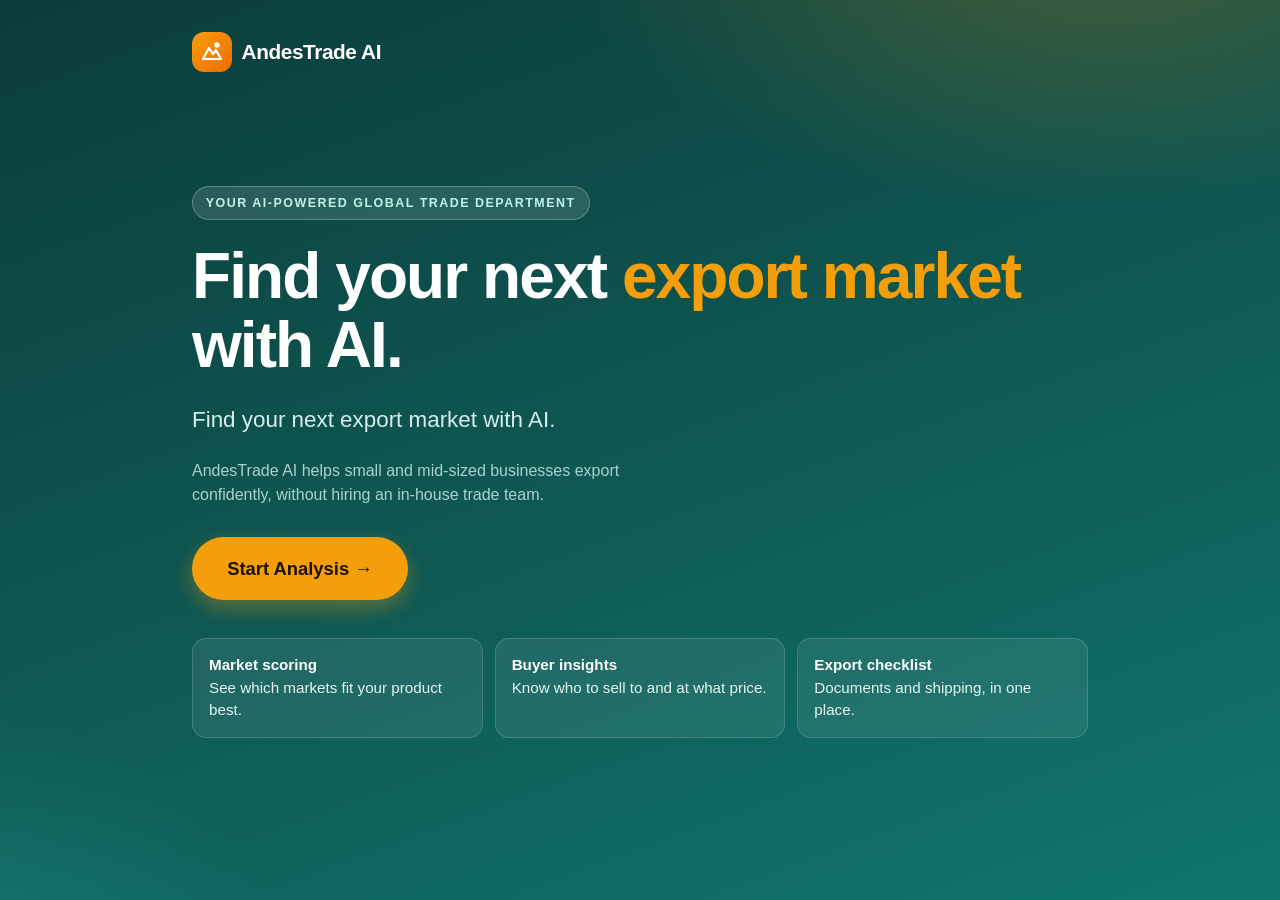
<file: index.html>
<!DOCTYPE html>
<html lang="en">
<head>
<meta charset="UTF-8">
<meta name="viewport" content="width=device-width, initial-scale=1">
<meta name="theme-color" content="#0b3d3a">
<title>AndesTrade AI – Your AI-Powered Global Trade Department</title>
<style>
  :root{
    --ink:#10201f;
    --muted:#5b6b6a;
    --bg:#f4f7f6;
    --card:#ffffff;
    --brand:#0f766e;
    --brand-dark:#0b3d3a;
    --accent:#f59e0b;
    --line:#dbe5e3;
    --danger:#d62828;
    --ok:#15803d;
    --radius:16px;
    --shadow:0 10px 30px rgba(11,61,58,.12);
  }
  *{box-sizing:border-box;margin:0;padding:0}
  html{-webkit-text-size-adjust:100%}
  body{
    font-family:-apple-system,BlinkMacSystemFont,"Segoe UI",Roboto,Helvetica,Arial,sans-serif;
    color:var(--ink);background:var(--bg);line-height:1.5;min-height:100vh;
  }
  .screen{display:none;min-height:100vh;width:100%}
  .screen.active{display:block;animation:fadeUp .45s ease both}
  @keyframes fadeUp{from{opacity:0;transform:translateY(14px)}to{opacity:1;transform:none}}

  /* Buttons */
  .btn{
    display:inline-flex;align-items:center;justify-content:center;gap:.5rem;
    border:0;cursor:pointer;font:inherit;font-weight:700;
    padding:.95rem 1.6rem;border-radius:999px;transition:transform .15s,box-shadow .15s,background .15s;
    min-height:48px;
  }
  .btn:active{transform:scale(.97)}
  .btn-primary{background:var(--accent);color:#1b1300;box-shadow:0 8px 20px rgba(245,158,11,.35)}
  .btn-primary:hover{background:#fbb02d}
  .btn-brand{background:var(--brand);color:#fff;box-shadow:0 8px 20px rgba(15,118,110,.3)}
  .btn-brand:hover{background:#0d6a63}
  .btn-ghost{background:#fff;color:var(--brand-dark);border:2px solid var(--line)}
  .btn-ghost:hover{border-color:var(--brand)}
  .btn-lg{font-size:1.15rem;padding:1.1rem 2.2rem}
  .btn:focus-visible,input:focus-visible{outline:3px solid rgba(15,118,110,.45);outline-offset:2px}

  /* Logo */
  .logo{display:inline-flex;align-items:center;gap:.6rem;font-weight:800;letter-spacing:-.02em}
  .logo-mark{
    width:40px;height:40px;border-radius:12px;display:grid;place-items:center;
    background:linear-gradient(135deg,var(--accent),#ef6c00);color:#fff;
  }
  .logo-mark svg{width:24px;height:24px}

  /* Screen 1 – Hero */
  #screen-welcome{
    background:
      radial-gradient(900px 500px at 85% -10%,rgba(245,158,11,.25),transparent 60%),
      radial-gradient(700px 500px at -10% 110%,rgba(45,212,191,.22),transparent 60%),
      linear-gradient(160deg,#0b3d3a 0%,#0f5a55 55%,#0f766e 100%);
    color:#fff;
  }
  .hero{
    max-width:960px;margin:0 auto;min-height:100vh;padding:1.5rem 1.25rem 2.5rem;
    display:flex;flex-direction:column;
  }
  .hero .logo{font-size:1.3rem;color:#fff}
  .hero-body{flex:1;display:flex;flex-direction:column;justify-content:center;gap:1.4rem;padding:2rem 0}
  .eyebrow{
    align-self:flex-start;font-size:.78rem;font-weight:700;letter-spacing:.12em;text-transform:uppercase;
    background:rgba(255,255,255,.12);border:1px solid rgba(255,255,255,.25);
    padding:.4rem .8rem;border-radius:999px;color:#bff3ea;
  }
  .hero h1{font-size:clamp(2.2rem,8vw,4rem);line-height:1.08;letter-spacing:-.03em;font-weight:800}
  .hero h1 span{color:var(--accent)}
  .hero .tagline{font-size:clamp(1.05rem,3.4vw,1.4rem);color:#d6efeb;max-width:34ch}
  .hero .sub{color:#a9d4ce;max-width:52ch;font-size:1rem}
  .hero-cta{display:flex;flex-direction:column;gap:.9rem;align-items:flex-start;margin-top:.5rem}
  .hero-points{display:grid;gap:.75rem;grid-template-columns:1fr;margin-top:1rem}
  .hero-points div{
    background:rgba(255,255,255,.08);border:1px solid rgba(255,255,255,.15);
    border-radius:14px;padding:.9rem 1rem;font-size:.95rem;color:#e4f6f3;
  }
  .hero-points b{display:block;color:#fff}
  @media(min-width:700px){
    .hero{padding:2rem 2rem 3rem}
    .hero-cta{flex-direction:row;align-items:center}
    .hero-points{grid-template-columns:repeat(3,1fr)}
  }

  /* Shared header + page container */
  .topbar{
    background:#fff;border-bottom:1px solid var(--line);padding:.8rem 1.25rem;
    display:flex;align-items:center;justify-content:space-between;position:sticky;top:0;z-index:5;
  }
  .topbar .logo{font-size:1.05rem;color:var(--brand-dark)}
  .topbar .logo-mark{width:34px;height:34px;border-radius:10px}
  .step{font-size:.8rem;color:var(--muted);font-weight:600}
  .page{max-width:720px;margin:0 auto;padding:1.5rem 1.25rem 3rem}
  .card{background:var(--card);border-radius:var(--radius);box-shadow:var(--shadow);padding:1.4rem}
  .page h2{font-size:clamp(1.5rem,5vw,2rem);letter-spacing:-.02em;line-height:1.2}
  .lead{color:var(--muted);margin:.4rem 0 1.4rem}

  /* Screen 2 – Form */
  .field{margin-bottom:1.1rem}
  label{display:block;font-weight:700;font-size:.92rem;margin-bottom:.4rem}
  input[type=text]{
    width:100%;font:inherit;font-size:1rem;padding:.9rem 1rem;border:2px solid var(--line);
    border-radius:12px;background:#fbfdfc;transition:border-color .15s,background .15s;min-height:50px;
  }
  input[type=text]:focus{border-color:var(--brand);background:#fff;outline:none}
  input.invalid{border-color:var(--danger);background:#fff6f6}
  .error{
    color:var(--danger);font-weight:600;font-size:.95rem;margin:0 0 1rem;
    background:#fff1f1;border:1px solid #f5c2c2;padding:.7rem .9rem;border-radius:10px;display:none;
  }
  .error.show{display:block;animation:shake .35s}
  @keyframes shake{25%{transform:translateX(-5px)}75%{transform:translateX(5px)}}
  .form-actions{display:flex;flex-direction:column;gap:.7rem;margin-top:.5rem}
  .form-actions .btn{width:100%}
  .back-link{
    background:none;border:0;color:var(--brand);font:inherit;font-weight:600;cursor:pointer;
    padding:.4rem 0;margin-bottom:.6rem;
  }

  /* Screen 3 – Processing */
  #screen-processing{
    background:linear-gradient(160deg,#0b3d3a,#0f766e);color:#fff;
  }
  .proc{
    min-height:100vh;display:flex;flex-direction:column;align-items:center;justify-content:center;
    text-align:center;padding:2rem 1.5rem;gap:1.2rem;
  }
  .spinner{
    width:84px;height:84px;border-radius:50%;
    border:7px solid rgba(255,255,255,.2);border-top-color:var(--accent);
    animation:spin 1s linear infinite;
  }
  @keyframes spin{to{transform:rotate(360deg)}}
  .proc h2{font-size:clamp(1.4rem,5vw,2rem);min-height:2.6em;display:flex;align-items:center}
  .proc p{color:#bfe8e2;max-width:36ch}
  .progress{width:min(380px,85vw);height:12px;background:rgba(255,255,255,.18);border-radius:999px;overflow:hidden}
  .progress i{display:block;height:100%;width:0;background:linear-gradient(90deg,var(--accent),#fde68a);border-radius:999px}
  .proc-steps{list-style:none;display:grid;gap:.35rem;font-size:.92rem;color:#a9d4ce;margin-top:.4rem}
  .proc-steps li{opacity:.4;transition:opacity .4s}
  .proc-steps li.on{opacity:1;color:#fff}

  /* Screen 4 – Report */
  .report-head{display:flex;flex-direction:column;gap:.2rem;margin-bottom:1rem}
  .chips{display:flex;flex-wrap:wrap;gap:.45rem;margin:.6rem 0 1.2rem}
  .chip{
    background:#e6f4f1;color:var(--brand-dark);font-size:.82rem;font-weight:600;
    padding:.35rem .75rem;border-radius:999px;
  }
  .score-card{
    background:linear-gradient(135deg,#0b3d3a,#0f766e);color:#fff;border-radius:var(--radius);
    padding:1.4rem;margin-bottom:1rem;box-shadow:var(--shadow);
  }
  .score-top{display:flex;align-items:baseline;justify-content:space-between;gap:1rem;flex-wrap:wrap}
  .score-top span{font-weight:600;color:#bfe8e2}
  .score-num{font-size:3rem;font-weight:800;letter-spacing:-.03em;line-height:1}
  .score-num small{font-size:1.2rem;font-weight:600;color:#bfe8e2}
  .bar{height:16px;background:rgba(255,255,255,.2);border-radius:999px;margin-top:1rem;overflow:hidden}
  .bar i{display:block;height:100%;width:0;border-radius:999px;background:linear-gradient(90deg,#fbbf24,#34d399);transition:width 1.2s cubic-bezier(.2,.8,.2,1)}
  .score-note{margin-top:.7rem;font-size:.92rem;color:#d6efeb}
  .section{background:#fff;border-radius:var(--radius);box-shadow:var(--shadow);padding:1.2rem 1.3rem;margin-bottom:1rem}
  .section h3{font-size:1.05rem;display:flex;align-items:center;gap:.5rem;margin-bottom:.6rem;color:var(--brand-dark)}
  .section h3 .ic{font-size:1.2rem}
  .section ul{list-style:none;display:grid;gap:.5rem}
  .section li{position:relative;padding-left:1.4rem}
  .section li::before{content:"";position:absolute;left:0;top:.55em;width:.55rem;height:.55rem;border-radius:50%;background:var(--accent)}
  .price{font-size:1.9rem;font-weight:800;color:var(--brand)}
  .price small{font-size:1rem;color:var(--muted);font-weight:600}
  .muted{color:var(--muted);font-size:.92rem}
  .grid2{display:grid;gap:1rem}
  @media(min-width:700px){.grid2{grid-template-columns:1fr 1fr}}
  .report-actions{display:flex;flex-direction:column;gap:.7rem;margin-top:1.2rem}
  .report-actions .btn{width:100%}
  @media(min-width:600px){.report-actions{flex-direction:row}.report-actions .btn{flex:1}}
  .success{
    display:none;margin-top:1rem;background:#ecfdf3;border:1px solid #a7e3bd;color:var(--ok);
    padding:1rem 1.1rem;border-radius:12px;font-weight:600;
  }
  .success.show{display:block;animation:fadeUp .4s both}
  .disclaimer{font-size:.78rem;color:var(--muted);text-align:center;margin-top:1.4rem}

  @media(prefers-reduced-motion:reduce){
    *{animation-duration:.01ms!important;transition-duration:.01ms!important}
  }
</style>
</head>
<body>

<!-- ============ SCREEN 1: WELCOME ============ -->
<div id="screen-welcome" class="screen active" aria-label="Welcome">
  <div class="hero">
    <div class="logo">
      <span class="logo-mark">
        <svg viewBox="0 0 24 24" fill="none" stroke="currentColor" stroke-width="2.2" stroke-linecap="round" stroke-linejoin="round" aria-hidden="true"><path d="M3 19 9 8l4 6 3-4 5 9z"/><circle cx="17" cy="5" r="1.6" fill="currentColor"/></svg>
      </span>
      AndesTrade AI
    </div>

    <div class="hero-body">
      <span class="eyebrow">Your AI-Powered Global Trade Department</span>
      <h1>Find your next <span>export market</span> with AI.</h1>
      <p class="tagline">Find your next export market with AI.</p>
      <p class="sub">AndesTrade AI helps small and mid-sized businesses export confidently, without hiring an in-house trade team.</p>
      <div class="hero-cta">
        <button class="btn btn-primary btn-lg" id="startBtn" type="button">Start Analysis &rarr;</button>
      </div>
      <div class="hero-points">
        <div><b>Market scoring</b>See which markets fit your product best.</div>
        <div><b>Buyer insights</b>Know who to sell to and at what price.</div>
        <div><b>Export checklist</b>Documents and shipping, in one place.</div>
      </div>
    </div>
  </div>
</div>

<!-- ============ SCREEN 2: PRODUCT FORM ============ -->
<div id="screen-form" class="screen" aria-label="Product information">
  <div class="topbar">
    <div class="logo"><span class="logo-mark"><svg viewBox="0 0 24 24" fill="none" stroke="currentColor" stroke-width="2.2" stroke-linecap="round" stroke-linejoin="round" aria-hidden="true"><path d="M3 19 9 8l4 6 3-4 5 9z"/></svg></span>AndesTrade AI</div>
    <span class="step">Step 1 of 3</span>
  </div>
  <div class="page">
    <button class="back-link" type="button" id="backToWelcome">&larr; Back</button>
    <h2>Tell us about your product</h2>
    <p class="lead">We'll use this to build your export opportunity report.</p>

    <form id="productForm" class="card" novalidate>
      <div class="field">
        <label for="productName">Product Name</label>
        <input type="text" id="productName" name="productName" value="Premium Dark Chocolate" autocomplete="off" required>
      </div>
      <div class="field">
        <label for="productCategory">Product Category</label>
        <input type="text" id="productCategory" name="productCategory" value="Food Products" autocomplete="off" required>
      </div>
      <div class="field">
        <label for="countryOrigin">Country of Origin</label>
        <input type="text" id="countryOrigin" name="countryOrigin" value="Peru" autocomplete="off" required>
      </div>
      <div class="field">
        <label for="targetMarket">Target Market</label>
        <input type="text" id="targetMarket" name="targetMarket" value="United States" autocomplete="off" required>
      </div>

      <p class="error" id="formError" role="alert" aria-live="assertive">Please enter all required fields.</p>

      <div class="form-actions">
        <button class="btn btn-brand btn-lg" type="submit">Generate Analysis</button>
      </div>
    </form>
  </div>
</div>

<!-- ============ SCREEN 3: PROCESSING (SIMULATED) ============ -->
<div id="screen-processing" class="screen" aria-label="Processing">
  <div class="proc">
    <div class="spinner" aria-hidden="true"></div>
    <h2 id="procText" aria-live="polite">Analyzing market opportunities...</h2>
    <div class="progress" role="progressbar" aria-valuemin="0" aria-valuemax="100"><i id="procBar"></i></div>
    <p>Our AI is reviewing demand, competition, pricing and trade requirements.</p>
    <ul class="proc-steps" id="procSteps">
      <li>Scanning demand signals</li>
      <li>Matching buyer profiles</li>
      <li>Estimating pricing &amp; logistics</li>
    </ul>
  </div>
</div>

<!-- ============ SCREEN 4: REPORT (SIMULATED) ============ -->
<div id="screen-report" class="screen" aria-label="Export opportunity report">
  <div class="topbar">
    <div class="logo"><span class="logo-mark"><svg viewBox="0 0 24 24" fill="none" stroke="currentColor" stroke-width="2.2" stroke-linecap="round" stroke-linejoin="round" aria-hidden="true"><path d="M3 19 9 8l4 6 3-4 5 9z"/></svg></span>AndesTrade AI</div>
    <span class="step">Step 3 of 3</span>
  </div>
  <div class="page">
    <div class="report-head">
      <h2>Export Opportunity Report</h2>
      <p class="muted" id="reportSubtitle"></p>
    </div>
    <div class="chips" id="reportChips"></div>

    <div class="score-card">
      <div class="score-top">
        <span>Export Opportunity Score</span>
        <div class="score-num"><span id="scoreNum">0</span><small>/100</small></div>
      </div>
      <div class="bar" role="progressbar" aria-valuemin="0" aria-valuemax="100" aria-valuenow="87"><i id="scoreBar"></i></div>
      <p class="score-note" id="scoreNote"></p>
    </div>

    <div class="section">
      <h3><span class="ic">🎯</span> Recommended Customer Segments</h3>
      <ul>
        <li>Specialty retail stores</li>
        <li>Gourmet supermarkets</li>
        <li>Online premium food retailers</li>
      </ul>
    </div>

    <div class="section">
      <h3><span class="ic">💲</span> Suggested Retail Pricing</h3>
      <div class="price">$6&ndash;8 <small id="priceUnit">per bar</small></div>
      <p class="muted" id="priceNote"></p>
    </div>

    <div class="grid2">
      <div class="section">
        <h3><span class="ic">🤝</span> Potential Distributors / Buyer Types</h3>
        <ul>
          <li>Specialty food importers</li>
          <li>Gourmet &amp; natural-food distributors</li>
          <li>Premium e-commerce marketplaces</li>
          <li>Boutique and independent grocers</li>
        </ul>
      </div>
      <div class="section">
        <h3><span class="ic">🚢</span> Shipping Recommendations</h3>
        <ul>
          <li>Start with air freight or LCL sea freight for first orders</li>
          <li>Move to full-container sea freight as volumes grow</li>
          <li>Use temperature-controlled packaging if the product is heat-sensitive</li>
          <li>Quote on Incoterms such as FOB or CIF to keep costs clear</li>
        </ul>
      </div>
    </div>

    <div class="section">
      <h3><span class="ic">📄</span> Required Documentation</h3>
      <ul>
        <li>Commercial invoice</li>
        <li>Certificate of origin</li>
        <li>Shipping documentation</li>
      </ul>
    </div>

    <div class="report-actions">
      <button class="btn btn-brand" type="button" id="acceptBtn">Accept Report</button>
      <button class="btn btn-ghost" type="button" id="reviseBtn">Revise Inputs</button>
    </div>
    <div class="success" id="successMsg" role="status">✅ Report accepted! Your export opportunity report has been saved and is ready to share with your team.</div>

    <p class="disclaimer">Prototype report: results are simulated for demonstration purposes.</p>
  </div>
</div>

<script>
(function () {
  var screens = {
    welcome: document.getElementById('screen-welcome'),
    form: document.getElementById('screen-form'),
    processing: document.getElementById('screen-processing'),
    report: document.getElementById('screen-report')
  };
  var inputs = ['productName', 'productCategory', 'countryOrigin', 'targetMarket']
    .map(function (id) { return document.getElementById(id); });
  var formError = document.getElementById('formError');
  var procTimer = null, procRAF = null, textTimer = null;

  /* ---- Screen switching (show/hide with fade) ---- */
  function show(name) {
    Object.keys(screens).forEach(function (k) { screens[k].classList.remove('active'); });
    screens[name].classList.add('active');
    window.scrollTo(0, 0);
  }

  function esc(s) {
    return String(s).replace(/[&<>"']/g, function (c) {
      return { '&': '&amp;', '<': '&lt;', '>': '&gt;', '"': '&quot;', "'": '&#39;' }[c];
    });
  }

  /* ---- Screen 1 -> 2 ---- */
  document.getElementById('startBtn').addEventListener('click', function () {
    show('form');
    inputs[0].focus({ preventScroll: true });
  });
  document.getElementById('backToWelcome').addEventListener('click', function () { show('welcome'); });

  /* ---- Screen 2: validation ---- */
  function clearInvalid() {
    formError.classList.remove('show');
    inputs.forEach(function (i) { i.classList.remove('invalid'); });
  }
  inputs.forEach(function (i) {
    i.addEventListener('input', function () {
      i.classList.remove('invalid');
      if (inputs.every(function (x) { return x.value.trim(); })) formError.classList.remove('show');
    });
  });

  document.getElementById('productForm').addEventListener('submit', function (e) {
    e.preventDefault();
    clearInvalid();
    var firstBad = null;
    inputs.forEach(function (i) {
      if (!i.value.trim()) {
        i.classList.add('invalid');
        if (!firstBad) firstBad = i;
      }
    });
    if (firstBad) {
      // restart animation so repeated failures still shake
      void formError.offsetWidth;
      formError.classList.add('show');
      firstBad.focus();
      return;
    }
    startProcessing();
  });

  /* ---- Screen 3: simulated AI processing (3 seconds) ---- */
  function startProcessing() {
    show('processing');
    var DURATION = 3000;
    var bar = document.getElementById('procBar');
    var text = document.getElementById('procText');
    var stepEls = document.querySelectorAll('#procSteps li');
    var start = performance.now();

    text.textContent = 'Analyzing market opportunities...';
    bar.style.width = '0%';
    stepEls.forEach(function (li) { li.classList.remove('on'); });

    clearTimeout(procTimer); clearTimeout(textTimer); cancelAnimationFrame(procRAF);

    function tick(now) {
      var pct = Math.min(100, ((now - start) / DURATION) * 100);
      bar.style.width = pct + '%';
      bar.parentNode.setAttribute('aria-valuenow', Math.round(pct));
      stepEls.forEach(function (li, idx) {
        if (pct >= idx * 33) li.classList.add('on');
      });
      if (pct < 100) procRAF = requestAnimationFrame(tick);
    }
    procRAF = requestAnimationFrame(tick);

    textTimer = setTimeout(function () {
      text.textContent = 'Analyzing global market opportunities...';
    }, 1500);

    procTimer = setTimeout(function () {
      buildReport();
      show('report');
      animateScore(87);
    }, DURATION);
  }

  /* ---- Screen 4: dynamic report ---- */
  function buildReport() {
    var name = inputs[0].value.trim();
    var cat = inputs[1].value.trim();
    var origin = inputs[2].value.trim();
    var market = inputs[3].value.trim();

    document.getElementById('reportSubtitle').innerHTML =
      'Prepared for <b>' + esc(name) + '</b> exporting from <b>' + esc(origin) + '</b> to <b>' + esc(market) + '</b>.';

    document.getElementById('reportChips').innerHTML =
      [name, cat, origin + ' → ' + market].map(function (c) {
        return '<span class="chip">' + esc(c) + '</span>';
      }).join('');

    document.getElementById('scoreNote').textContent =
      'Strong fit: ' + market + ' shows high demand for ' + cat.toLowerCase() +
      ' from ' + origin + ', with room for premium positioning of ' + name + '.';

    var isBar = /chocolate|bar/i.test(name);
    document.getElementById('priceUnit').textContent = isBar ? 'per bar' : 'per unit';
    document.getElementById('priceNote').textContent =
      'Estimated shelf price range for ' + name + ' in ' + market + ' at premium retail.';

    document.getElementById('successMsg').classList.remove('show');
    document.getElementById('acceptBtn').disabled = false;
  }

  function animateScore(target) {
    var num = document.getElementById('scoreNum');
    var bar = document.getElementById('scoreBar');
    bar.style.width = '0%';
    num.textContent = '0';
    requestAnimationFrame(function () {
      requestAnimationFrame(function () { bar.style.width = target + '%'; });
    });
    var t0 = performance.now(), dur = 1200;
    (function step(now) {
      var p = Math.min(1, (now - t0) / dur);
      num.textContent = Math.round(target * (1 - Math.pow(1 - p, 3)));
      if (p < 1) requestAnimationFrame(step);
    })(t0);
  }

  /* ---- Report actions ---- */
  document.getElementById('acceptBtn').addEventListener('click', function () {
    document.getElementById('successMsg').classList.add('show');
    this.disabled = true;
    document.getElementById('successMsg').scrollIntoView({ behavior: 'smooth', block: 'center' });
  });

  // Screen 5: revision workflow – back to form with data kept
  document.getElementById('reviseBtn').addEventListener('click', function () {
    clearInvalid();
    show('form');
    inputs[0].focus({ preventScroll: true });
  });
})();
</script>

<!--
==========================================================
ANDESTRADE AI – FEATURE STATUS
==========================================================
LIVE features:
  Navigation, Data entry forms, Input validation, Revision workflow

SIMULATED features:
  AI-generated export analysis, Buyer recommendations, Market scoring, Pricing analysis

PLANNED:
  Real-time buyer database, Live customs integration, Automated document filing, AI negotiation assistant
==========================================================
-->
</body>
</html>
</file>
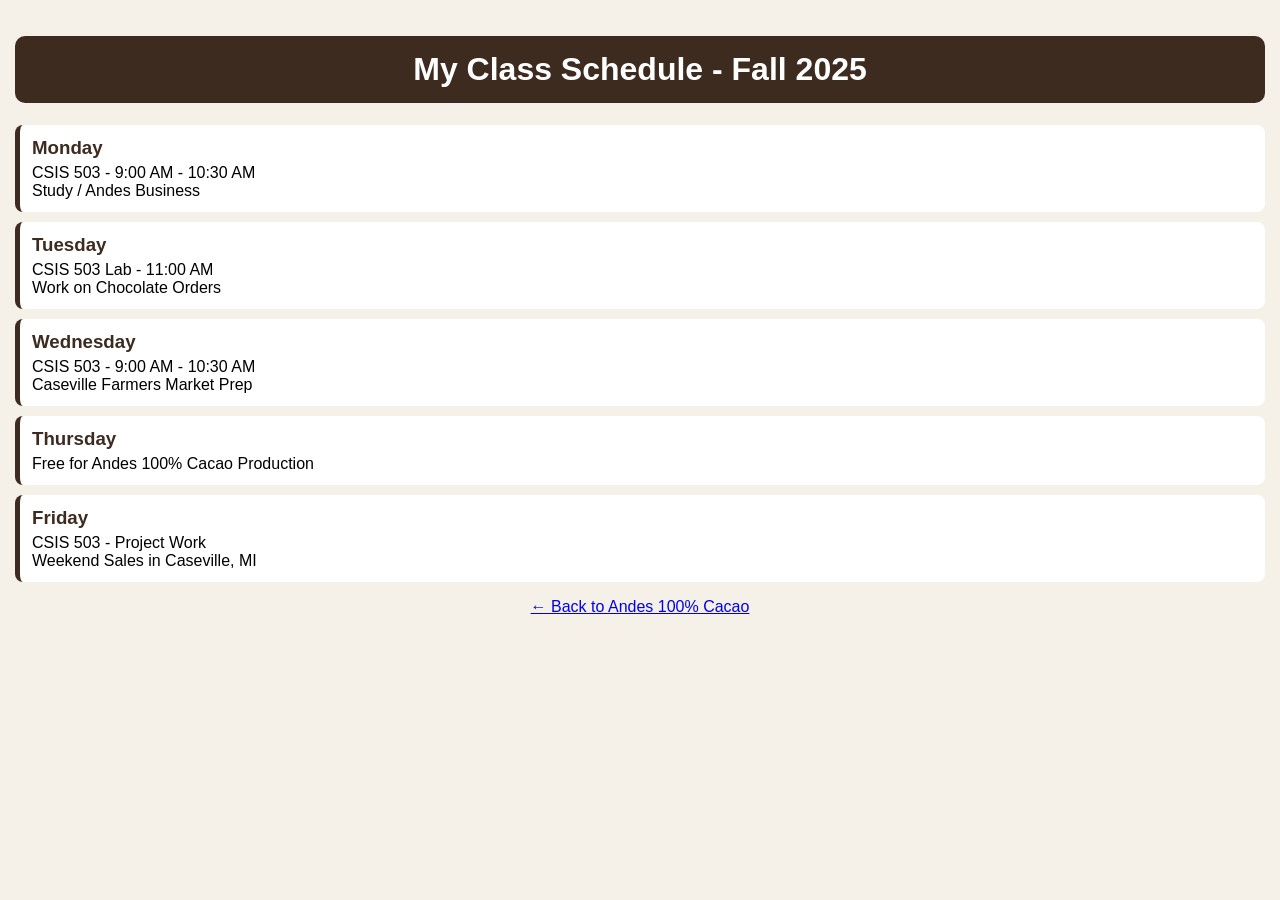
<file: mySchedule.html>
<!DOCTYPE html>
<html lang="en">
<head>
<meta charset="UTF-8">
<meta name="viewport" content="width=device-width, initial-scale=1.0">
<title>My Schedule - CSIS 503</title>
<style>
 body { font-family: Arial; background:#f5f1e8; margin:0; padding:15px; }
 h1 { background:#3d2b1f; color:white; padding:15px; text-align:center; border-radius:10px; }
 .day { background:white; margin:10px 0; padding:12px; border-radius:8px; border-left:5px solid #3d2b1f; }
 .day h3 { margin:0 0 5px 0; color:#3d2b1f; }
</style>
</head>
<body>
<h1>My Class Schedule - Fall 2025</h1>
<div class="day"><h3>Monday</h3>CSIS 503 - 9:00 AM - 10:30 AM<br>Study / Andes Business</div>
<div class="day"><h3>Tuesday</h3>CSIS 503 Lab - 11:00 AM<br>Work on Chocolate Orders</div>
<div class="day"><h3>Wednesday</h3>CSIS 503 - 9:00 AM - 10:30 AM<br>Caseville Farmers Market Prep</div>
<div class="day"><h3>Thursday</h3>Free for Andes 100% Cacao Production</div>
<div class="day"><h3>Friday</h3>CSIS 503 - Project Work<br>Weekend Sales in Caseville, MI</div>
<p style="text-align:center"><a href="index.html">← Back to Andes 100% Cacao</a></p>
</body>
</html>
</file>
